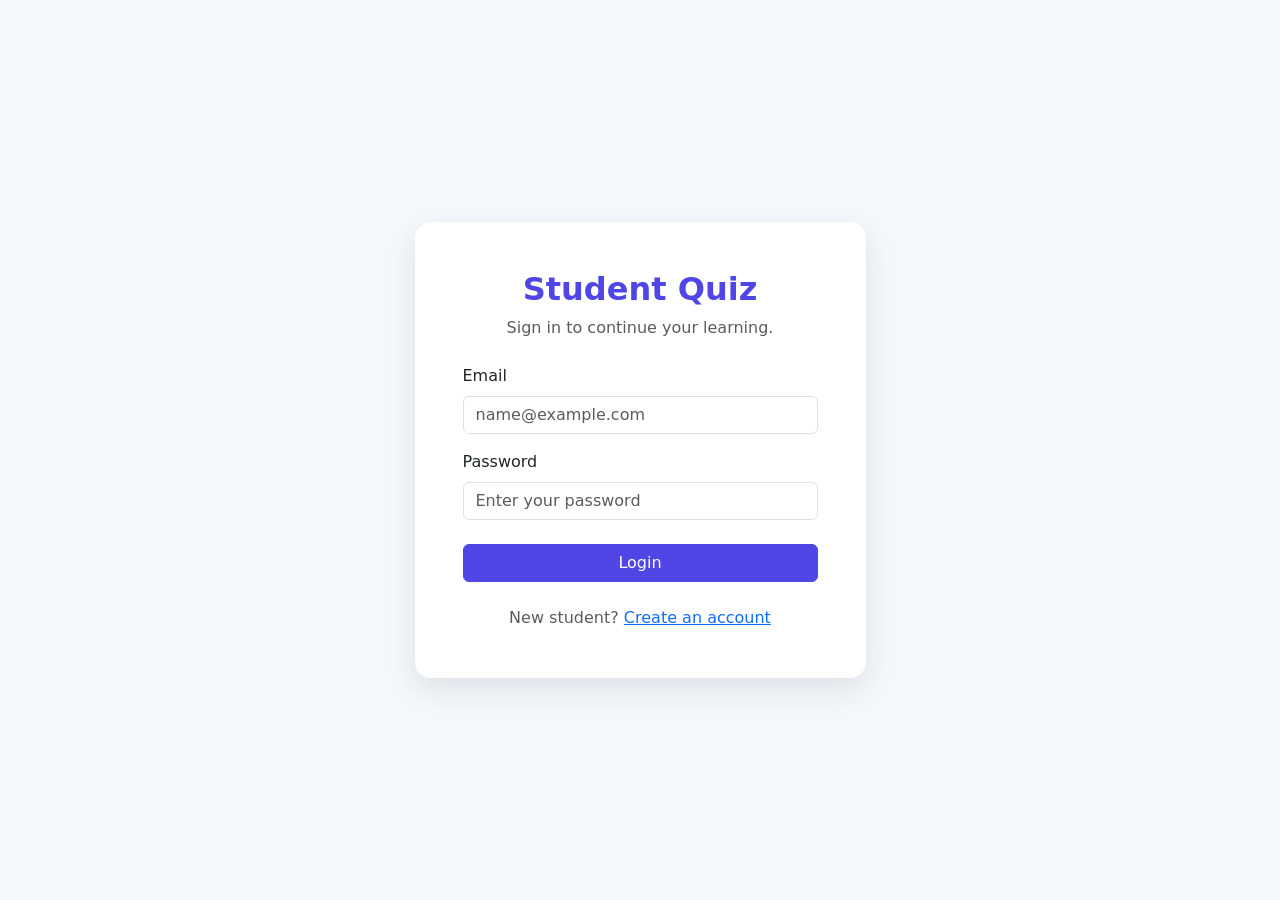
<file: index.html>
<!DOCTYPE html>
<html lang="en">
<head>
  <meta charset="UTF-8">
  <meta name="viewport" content="width=device-width, initial-scale=1.0">
  <title>Student Quiz | Login</title>
  <link href="https://cdn.jsdelivr.net/npm/bootstrap@5.3.3/dist/css/bootstrap.min.css" rel="stylesheet">
  <link rel="stylesheet" href="css/style.css">
</head>
<body>
  <main class="page-wrap d-flex align-items-center py-5">
    <div class="container">
      <div class="row justify-content-center">
        <div class="col-12 col-sm-10 col-md-7 col-lg-5">
          <section class="card app-card">
            <div class="card-body p-4 p-md-5">
              <h1 class="brand-title text-center h2 mb-2">Student Quiz</h1>
              <p class="text-muted text-center mb-4">Sign in to continue your learning.</p>
              <div id="loginMessage"></div>
              <form id="loginForm" novalidate>
                <div class="mb-3">
                  <label for="loginEmail" class="form-label">Email</label>
                  <input type="email" class="form-control" id="loginEmail" placeholder="name@example.com">
                </div>
                <div class="mb-4">
                  <label for="loginPassword" class="form-label">Password</label>
                  <input type="password" class="form-control" id="loginPassword" placeholder="Enter your password">
                </div>
                <button type="submit" class="btn btn-primary w-100">Login</button>
              </form>
              <p class="text-center text-muted mt-4 mb-0">New student? <a href="register.html">Create an account</a></p>
            </div>
          </section>
        </div>
      </div>
    </div>
  </main>
  <script src="js/auth.js"></script>
</body>
</html>
</file>
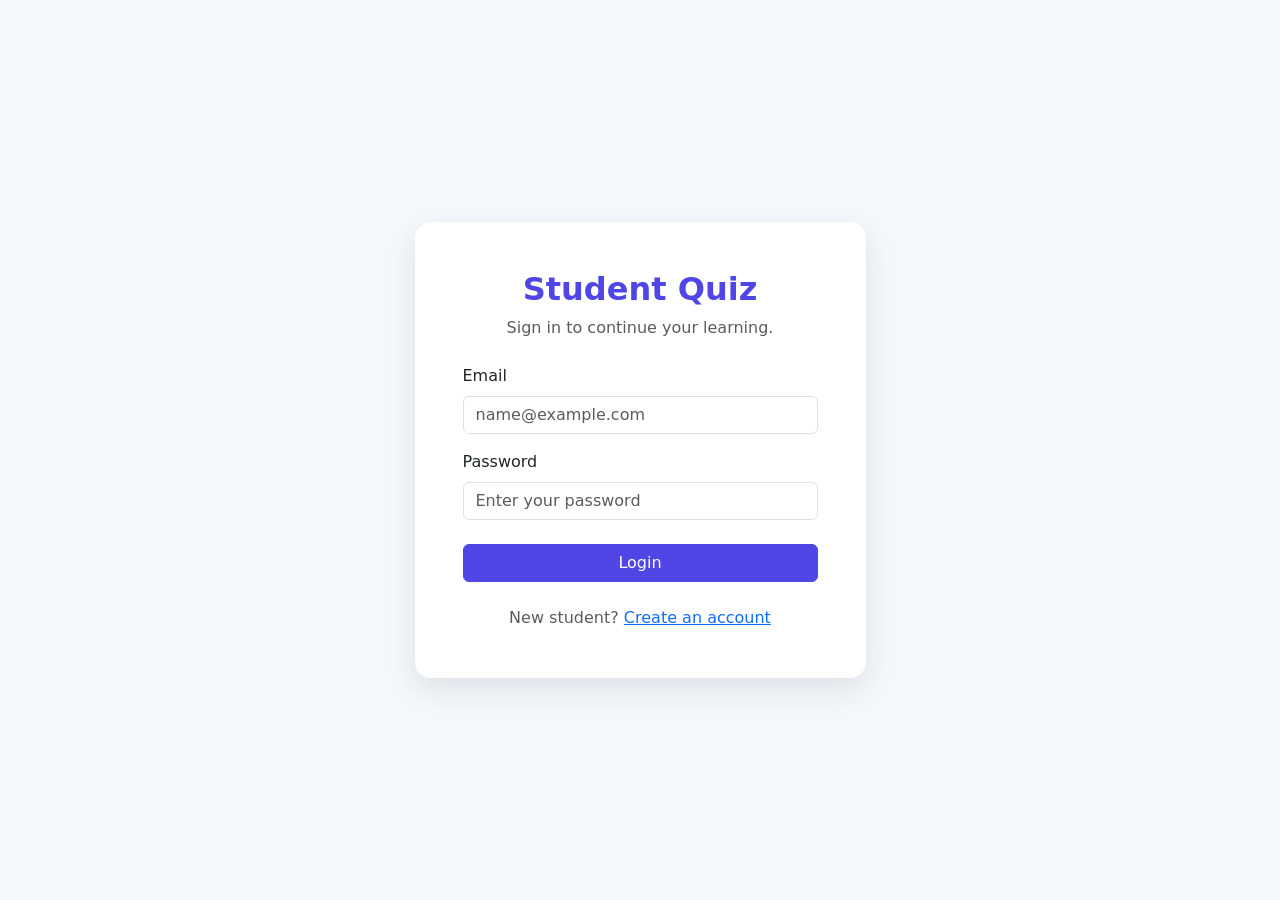
<file: quiz.html>
<!DOCTYPE html>
<html lang="en">
<head>
  <meta charset="UTF-8">
  <meta name="viewport" content="width=device-width, initial-scale=1.0">
  <title>Student Quiz | Quiz</title>
  <link href="https://cdn.jsdelivr.net/npm/bootstrap@5.3.3/dist/css/bootstrap.min.css" rel="stylesheet">
  <link rel="stylesheet" href="css/style.css">
</head>
<body>
  <main class="page-wrap py-4 py-md-5">
    <div class="container">
      <div class="row justify-content-center">
        <div class="col-12 col-lg-8">
          <div class="d-flex justify-content-between align-items-center mb-4">
            <div>
              <p class="text-muted mb-0">Welcome, <span id="studentName" class="fw-semibold"></span></p>
              <h1 class="brand-title h2 mb-0">Web Basics Quiz</h1>
            </div>
            <button type="button" id="logoutButton" class="btn btn-outline-secondary">Logout</button>
          </div>
          <section class="card app-card">
            <div class="card-body p-4 p-md-5">
              <div id="quizMessage"></div>
              <div id="quizContent">
                <div class="d-flex justify-content-between text-muted small mb-2">
                  <span id="questionNumber"></span>
                  <span id="progressText"></span>
                </div>
                <div class="progress mb-4" role="progressbar" aria-label="Quiz progress">
                  <div id="progressBar" class="progress-bar bg-primary" style="width: 0%"></div>
                </div>
                <h2 id="questionText" class="h4 mb-4"></h2>
                <div id="answerChoices" class="d-grid gap-3"></div>
                <button type="button" id="nextButton" class="btn btn-primary mt-4 px-4">Next</button>
              </div>
            </div>
          </section>
        </div>
      </div>
    </div>
  </main>
  <script src="js/auth.js"></script>
  <script src="js/quiz.js"></script>
</body>
</html>
</file>
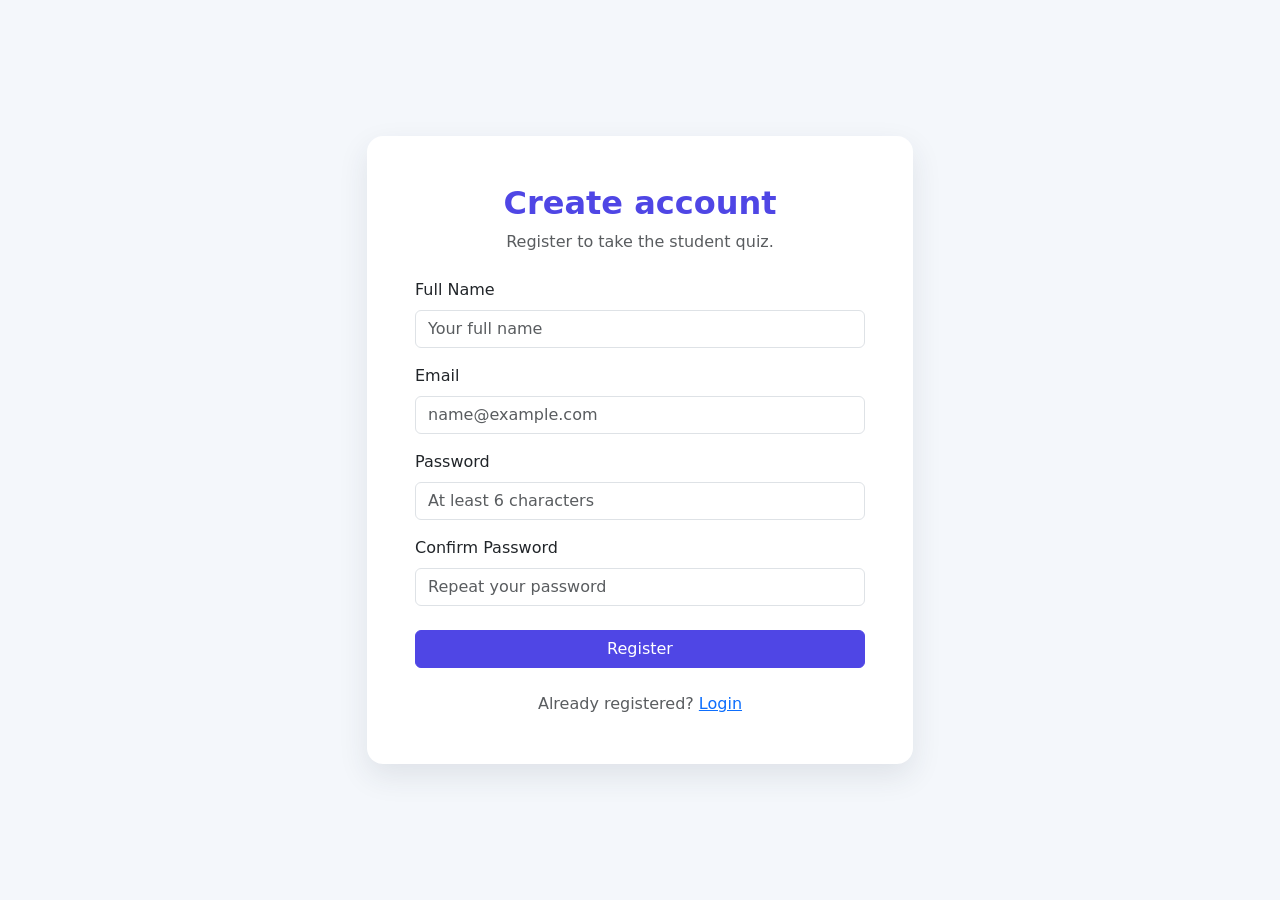
<file: register.html>
<!DOCTYPE html>
<html lang="en">
<head>
  <meta charset="UTF-8">
  <meta name="viewport" content="width=device-width, initial-scale=1.0">
  <title>Student Quiz | Register</title>
  <link href="https://cdn.jsdelivr.net/npm/bootstrap@5.3.3/dist/css/bootstrap.min.css" rel="stylesheet">
  <link rel="stylesheet" href="css/style.css">
</head>
<body>
  <main class="page-wrap d-flex align-items-center py-5">
    <div class="container">
      <div class="row justify-content-center">
        <div class="col-12 col-sm-10 col-md-8 col-lg-6">
          <section class="card app-card">
            <div class="card-body p-4 p-md-5">
              <h1 class="brand-title text-center h2 mb-2">Create account</h1>
              <p class="text-muted text-center mb-4">Register to take the student quiz.</p>
              <div id="registerMessage"></div>
              <form id="registerForm" novalidate>
                <div class="mb-3">
                  <label for="fullName" class="form-label">Full Name</label>
                  <input type="text" class="form-control" id="fullName" placeholder="Your full name">
                </div>
                <div class="mb-3">
                  <label for="registerEmail" class="form-label">Email</label>
                  <input type="email" class="form-control" id="registerEmail" placeholder="name@example.com">
                </div>
                <div class="mb-3">
                  <label for="registerPassword" class="form-label">Password</label>
                  <input type="password" class="form-control" id="registerPassword" placeholder="At least 6 characters">
                </div>
                <div class="mb-4">
                  <label for="confirmPassword" class="form-label">Confirm Password</label>
                  <input type="password" class="form-control" id="confirmPassword" placeholder="Repeat your password">
                </div>
                <button type="submit" class="btn btn-primary w-100">Register</button>
              </form>
              <p class="text-center text-muted mt-4 mb-0">Already registered? <a href="index.html">Login</a></p>
            </div>
          </section>
        </div>
      </div>
    </div>
  </main>
  <script src="js/auth.js"></script>
</body>
</html>
</file>
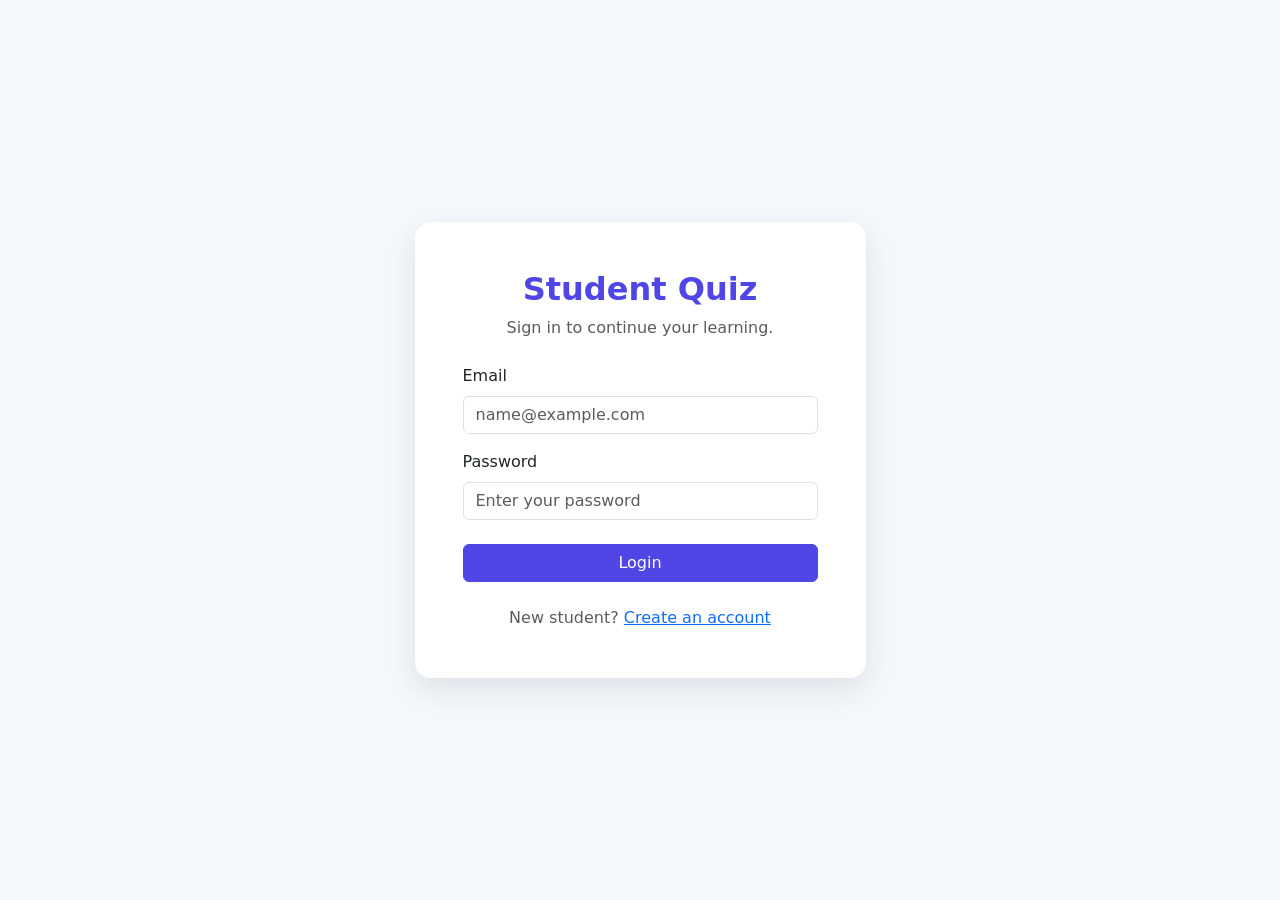
<file: result.html>
<!DOCTYPE html>
<html lang="en">
<head>
  <meta charset="UTF-8">
  <meta name="viewport" content="width=device-width, initial-scale=1.0">
  <title>Student Quiz | Result</title>
  <link href="https://cdn.jsdelivr.net/npm/bootstrap@5.3.3/dist/css/bootstrap.min.css" rel="stylesheet">
  <link rel="stylesheet" href="css/style.css">
</head>
<body>
  <main class="page-wrap d-flex align-items-center py-5">
    <div class="container">
      <div class="row justify-content-center">
        <div class="col-12 col-md-8 col-lg-6">
          <section class="card app-card text-center">
            <div class="card-body p-4 p-md-5">
              <p class="text-muted mb-2">Quiz complete</p>
              <h1 class="brand-title h2 mb-4">Well done, <span id="resultName"></span>!</h1>
              <div class="row g-3 mb-4">
                <div class="col-6">
                  <div class="border rounded p-3 h-100">
                    <p class="text-muted small mb-1">Your score</p>
                    <p id="scoreText" class="h3 mb-0"></p>
                  </div>
                </div>
                <div class="col-6">
                  <div class="border rounded p-3 h-100">
                    <p class="text-muted small mb-1">Percentage</p>
                    <p id="percentageText" class="h3 mb-0"></p>
                  </div>
                </div>
              </div>
              <div id="resultMessage" class="alert mb-4" role="alert"></div>
              <div class="d-grid gap-2 d-sm-flex justify-content-sm-center">
                <button type="button" id="tryAgainButton" class="btn btn-primary px-4">Try Again</button>
                <button type="button" id="resultLogoutButton" class="btn btn-outline-secondary px-4">Logout</button>
              </div>
            </div>
          </section>
        </div>
      </div>
    </div>
  </main>
  <script src="js/auth.js"></script>
  <script src="js/result.js"></script>
</body>
</html>
</file>
<file: css/style.css>
body {
  min-height: 100vh;
  background: #f4f7fb;
  color: #273043;
}

.app-card {
  border: 0;
  border-radius: 1rem;
  box-shadow: 0 12px 30px rgba(39, 48, 67, 0.1);
}

.brand-title {
  color: #4f46e5;
  font-weight: 700;
}

.btn-primary {
  background-color: #4f46e5;
  border-color: #4f46e5;
}

.btn-primary:hover,
.btn-primary:focus {
  background-color: #4338ca;
  border-color: #4338ca;
}

.page-wrap {
  min-height: 100vh;
}
</file>
